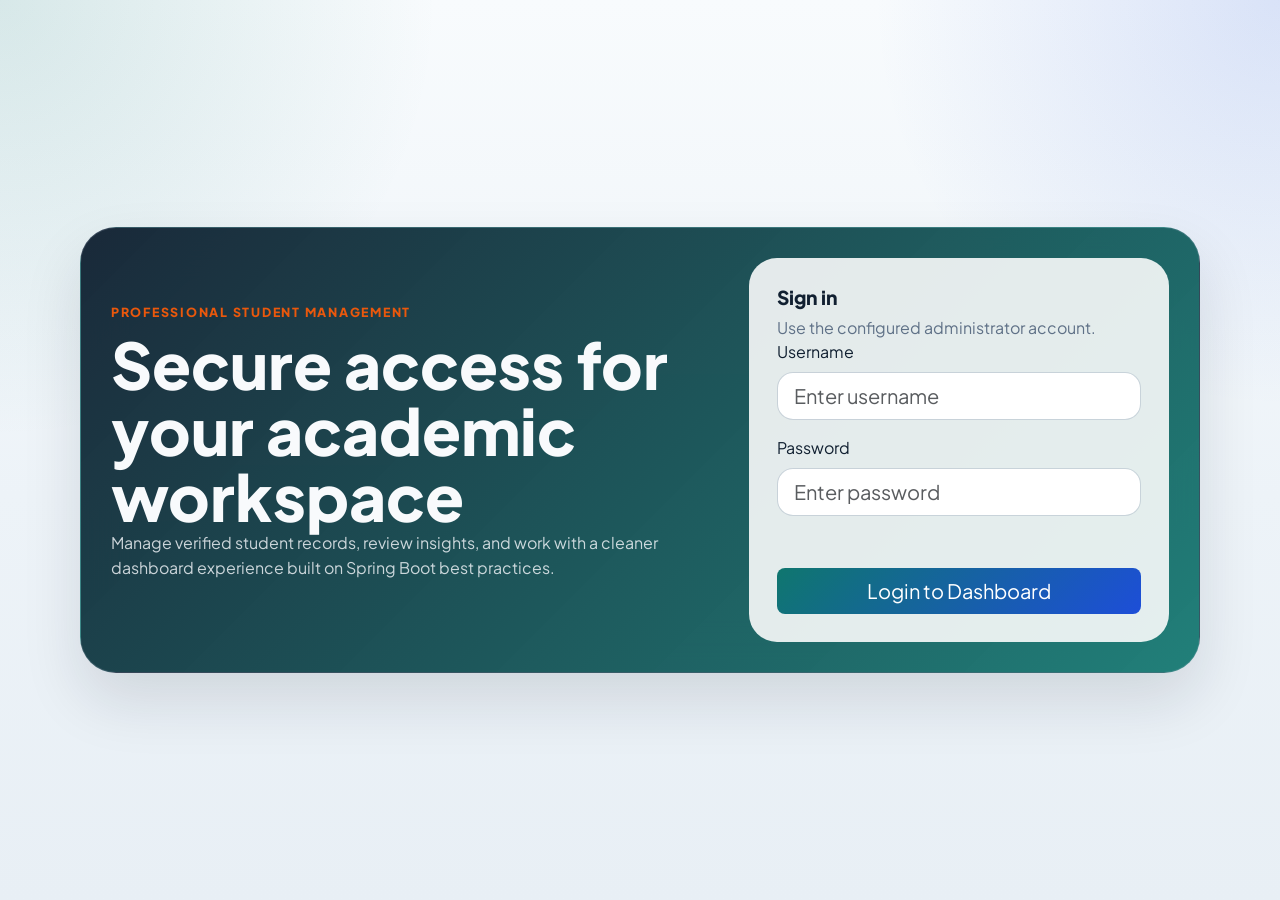
<file: target/classes/static/index.html>
<!DOCTYPE html>
<html lang="en">
<head>
  <meta charset="UTF-8">
  <meta name="viewport" content="width=device-width, initial-scale=1.0">
  <meta http-equiv="refresh" content="0; url=login.html">
  <title>StudentHub</title>
</head>
<body>
  <a href="login.html">Open StudentHub</a>
</body>
</html>
</file>
<file: target/classes/static/css/style.css>
:root {
  --bg: #eef4f8;
  --surface: rgba(255, 255, 255, 0.88);
  --surface-strong: #ffffff;
  --ink: #112031;
  --muted: #5f7187;
  --line: rgba(148, 163, 184, 0.24);
  --primary: #0f766e;
  --primary-strong: #115e59;
  --secondary: #1d4ed8;
  --accent: #ea580c;
  --danger: #b91c1c;
  --shadow: 0 28px 60px rgba(15, 23, 42, 0.12);
  --radius-lg: 28px;
  --radius-md: 18px;
}

* {
  box-sizing: border-box;
}

body {
  min-height: 100vh;
  margin: 0;
  color: var(--ink);
  font-family: "Plus Jakarta Sans", sans-serif;
  background:
    radial-gradient(circle at top left, rgba(15, 118, 110, 0.14), transparent 28%),
    radial-gradient(circle at top right, rgba(29, 78, 216, 0.14), transparent 26%),
    linear-gradient(180deg, #f8fbfd 0%, #edf3f8 55%, #e8eff5 100%);
}

.auth-page {
  display: grid;
  place-items: center;
  padding: 24px;
}

.auth-shell {
  width: min(1120px, 100%);
}

.auth-panel,
.panel,
.stat-card,
.hero-panel {
  border: 1px solid var(--line);
  box-shadow: var(--shadow);
  backdrop-filter: blur(20px);
}

.auth-panel {
  display: grid;
  grid-template-columns: minmax(0, 1.2fr) minmax(340px, 420px);
  gap: 28px;
  align-items: center;
  padding: 30px;
  border-radius: 36px;
  background: linear-gradient(135deg, rgba(17, 32, 49, 0.96), rgba(15, 118, 110, 0.92));
  color: #f8fafc;
}

.auth-copy h1,
.page-heading h1,
.hero-panel h1 {
  margin: 0;
  font-size: clamp(2.3rem, 5vw, 4.2rem);
  line-height: 1.03;
  font-weight: 800;
}

.auth-copy .muted,
.hero-copy {
  color: rgba(241, 245, 249, 0.82);
  max-width: 58ch;
}

.auth-card,
.panel,
.stat-card {
  background: var(--surface);
  border-radius: var(--radius-lg);
}

.auth-card {
  padding: 28px;
  color: var(--ink);
}

.auth-card-head h2,
.panel-heading h2 {
  margin: 0;
  font-size: 1.2rem;
  font-weight: 800;
}

.auth-card-head p,
.panel-heading p,
.stat-card small {
  margin: 6px 0 0;
  color: var(--muted);
}

.eyebrow {
  margin: 0 0 10px;
  color: var(--accent);
  font-size: 0.78rem;
  font-weight: 800;
  letter-spacing: 0.14em;
  text-transform: uppercase;
}

.form-message {
  min-height: 24px;
  margin: 12px 0 0;
  color: var(--danger);
}

.btn-primary {
  background: linear-gradient(135deg, var(--primary), var(--secondary));
  border: 0;
}

.btn-primary:hover,
.btn-primary:focus {
  background: linear-gradient(135deg, var(--primary-strong), #1e40af);
}

.topbar {
  position: sticky;
  top: 0;
  z-index: 20;
  display: flex;
  align-items: center;
  justify-content: space-between;
  gap: 16px;
  padding: 18px clamp(18px, 4vw, 48px);
  background: rgba(17, 32, 49, 0.9);
  border-bottom: 1px solid rgba(255, 255, 255, 0.08);
  backdrop-filter: blur(20px);
}

.brand {
  color: #ffffff;
  font-size: 1.15rem;
  font-weight: 800;
  text-decoration: none;
}

.nav-links {
  display: flex;
  align-items: center;
  gap: 8px;
  flex-wrap: wrap;
  justify-content: flex-end;
}

.nav-links a,
.nav-links button,
.user-badge {
  padding: 10px 14px;
  color: #dbe8f3;
  background: transparent;
  border: 0;
  border-radius: 999px;
  font: inherit;
  text-decoration: none;
}

.nav-links a:hover,
.nav-links button:hover,
.nav-links .active {
  color: #ffffff;
  background: rgba(255, 255, 255, 0.1);
}

.user-badge {
  background: rgba(255, 255, 255, 0.08);
  color: #fff7ed;
  font-weight: 700;
}

.page-shell {
  width: min(1220px, calc(100% - 32px));
  margin: 34px auto 48px;
}

.hero-panel {
  display: flex;
  justify-content: space-between;
  align-items: end;
  gap: 24px;
  padding: 32px;
  margin-bottom: 22px;
  border-radius: 32px;
  background: linear-gradient(135deg, rgba(15, 118, 110, 0.96), rgba(29, 78, 216, 0.88));
  color: #f8fafc;
}

.hero-actions .btn-light {
  border-radius: 999px;
}

.page-heading {
  display: flex;
  align-items: end;
  justify-content: space-between;
  gap: 18px;
  margin-bottom: 24px;
}

.search-box {
  max-width: 420px;
  min-height: 52px;
  border-radius: 16px;
}

.stats-grid,
.content-grid {
  display: grid;
  gap: 18px;
}

.stats-grid {
  grid-template-columns: repeat(4, minmax(0, 1fr));
  margin-bottom: 18px;
}

.content-grid {
  grid-template-columns: minmax(0, 1.8fr) minmax(300px, 1fr);
  align-items: start;
}

.stat-card,
.panel {
  padding: 24px;
}

.stat-card span {
  color: var(--muted);
  font-weight: 700;
}

.stat-card strong {
  display: block;
  margin-top: 12px;
  font-size: clamp(1.9rem, 3vw, 2.8rem);
  line-height: 1.1;
}

.accent-card {
  background: linear-gradient(180deg, rgba(255, 247, 237, 0.94), rgba(255, 255, 255, 0.9));
}

.panel-heading {
  display: flex;
  align-items: start;
  justify-content: space-between;
  gap: 16px;
  margin-bottom: 18px;
}

.chart-panel {
  min-height: auto;
}

.chart-shell {
  position: relative;
  width: 100%;
  height: 340px;
  padding-top: 8px;
}

#studentChart {
  display: block;
  width: 100% !important;
  height: 100% !important;
}

.summary-panel {
  min-height: 340px;
}

.summary-panel .course-list {
  max-height: 340px;
  overflow: auto;
  padding-right: 4px;
}

.course-list {
  display: grid;
  gap: 12px;
  padding: 0;
  margin: 0;
  list-style: none;
}

.course-list li {
  display: flex;
  justify-content: space-between;
  align-items: center;
  gap: 12px;
  padding: 14px 0;
  border-bottom: 1px solid var(--line);
}

.course-list li strong {
  font-size: 1.1rem;
}

.student-form {
  display: grid;
  grid-template-columns: repeat(3, minmax(0, 1fr));
  gap: 18px;
}

.wide-actions {
  grid-column: 1 / -1;
}

.form-actions {
  display: flex;
  align-items: center;
  gap: 10px;
  flex-wrap: wrap;
}

.table-panel {
  margin-top: 18px;
}

.table {
  margin-bottom: 0;
  table-layout: fixed;
  width: 100%;
}

.table thead th {
  color: var(--muted);
  font-size: 0.78rem;
  text-transform: uppercase;
  letter-spacing: 0.08em;
  padding-bottom: 14px;
}

.table tbody td {
  padding-top: 18px;
  padding-bottom: 18px;
  padding-left: 12px;
  padding-right: 12px;
  vertical-align: middle;
  border-bottom: 1px solid var(--line);
}

.table tbody tr:last-child td {
  border-bottom: 1px solid var(--line);
}

.table thead th:nth-child(1) {
  width: 5%;
}

.table thead th:nth-child(2) {
  width: 17%;
}

.table thead th:nth-child(3) {
  width: 13%;
}

.table thead th:nth-child(4) {
  width: 28%;
}

.table thead th:nth-child(5) {
  width: 8%;
}

.table thead th:nth-child(6) {
  width: 16%;
}

.course-pill {
  display: inline-flex;
  align-items: center;
  min-height: 32px;
  padding: 6px 12px;
  color: var(--primary-strong);
  background: rgba(15, 118, 110, 0.12);
  border-radius: 999px;
  font-weight: 700;
}

.student-cell {
  display: grid;
  gap: 3px;
}

.student-cell span {
  color: var(--muted);
  font-size: 0.92rem;
}

.actions {
  display: flex;
  gap: 8px;
  flex-wrap: wrap;
  align-items: center;
  justify-content: flex-start;
  min-width: 0;
  width: 100%;
}

.actions .btn {
  min-width: 68px;
}

.app-alert {
  margin-bottom: 18px;
  border-radius: 16px;
}

.hero-copy,
.muted,
.panel-heading p,
.stat-card small,
.student-cell span {
  line-height: 1.6;
}

.empty-state {
  margin: 18px 0 0;
  color: var(--muted);
  text-align: center;
}

.form-control {
  border-radius: 16px;
  border-color: rgba(148, 163, 184, 0.35);
  min-height: 48px;
}

.form-control:focus {
  border-color: rgba(15, 118, 110, 0.55);
  box-shadow: 0 0 0 0.25rem rgba(15, 118, 110, 0.14);
}

@media (max-width: 980px) {
  .auth-panel,
  .stats-grid,
  .content-grid,
  .student-form {
    grid-template-columns: 1fr;
  }

  .hero-panel,
  .page-heading,
  .topbar {
    align-items: flex-start;
    flex-direction: column;
  }

  .search-box {
    max-width: none;
    width: 100%;
  }

  .table {
    table-layout: auto;
  }

  .chart-shell,
  .summary-panel {
    height: 280px;
    min-height: 280px;
  }
}
</file>
